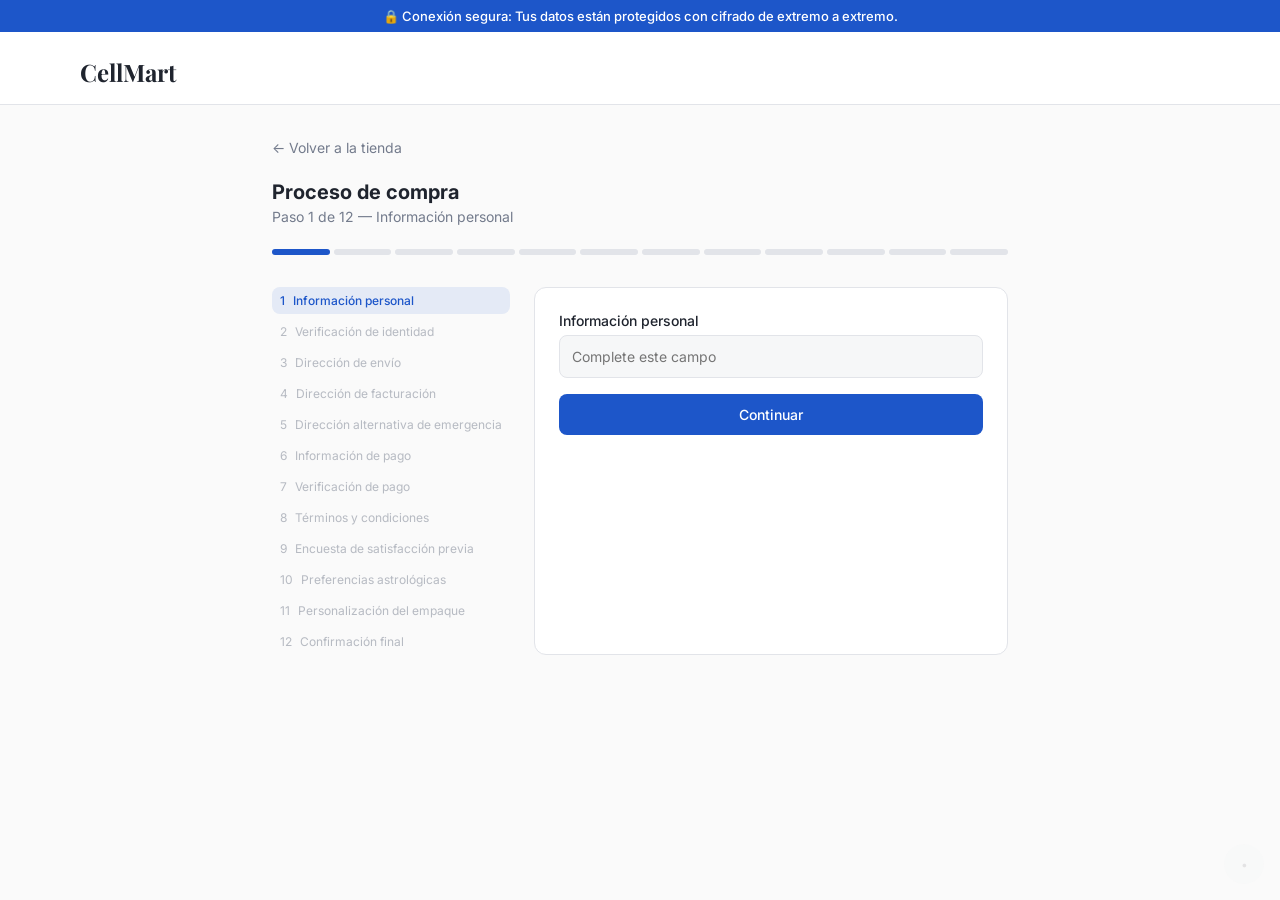
<file: checkout.html>
<!DOCTYPE html>
<html lang="es">
<head>
  <meta charset="UTF-8">
  <meta name="viewport" content="width=device-width, initial-scale=1.0">
  <title>CellMart — Checkout</title>
  <link rel="stylesheet" href="css/style.css">
</head>
<body>
  <div id="app"></div>
  <script src="js/data.js"></script>
  <script src="js/app.js"></script>
  <script>
    const steps = ["Información personal","Verificación de identidad","Dirección de envío","Dirección de facturación","Dirección alternativa de emergencia","Información de pago","Verificación de pago","Términos y condiciones","Encuesta de satisfacción previa","Preferencias astrológicas","Personalización del empaque","Confirmación final"];
    let currentStep = 0, loading = false, silentWait = false;

    function render() {
      document.getElementById('app').innerHTML = renderBanner() + renderHiddenNav() + renderModal() +
      `<div class="topbar"><div class="topbar-inner"><h1 class="playfair" style="font-size:24px;font-weight:700">CellMart</h1></div></div>
      <div class="container" style="max-width:768px">
        <a href="index.html" class="back-link">← Volver a la tienda</a>
        <h2 style="font-size:20px;font-weight:700;margin-bottom:4px">Proceso de compra</h2>
        <p style="font-size:14px;color:var(--muted-foreground);margin-bottom:24px">Paso ${currentStep+1} de 12 — ${steps[currentStep]}</p>
        <div class="progress-bar">${steps.map((_,i)=>`<div class="${i<=currentStep?'active':''}"></div>`).join('')}</div>
        <div class="grid-layout" style="grid-template-columns:1fr 3fr">
          <div class="steps-sidebar">${steps.map((s,i)=>`<div class="step-item ${i===currentStep?'current':i<currentStep?'done':'pending'}">${i<currentStep?'✓':(i+1)} <span style="overflow:hidden;text-overflow:ellipsis;white-space:nowrap">${s}</span></div>`).join('')}</div>
          <div class="checkout-form" id="formArea"></div>
        </div>
      </div>`;
      renderForm();
    }

    function renderForm() {
      const area = document.getElementById('formArea');
      if (loading) {
        area.innerHTML = '<div class="loading-box"><div class="spinner"></div><p>Procesando información...</p></div>';
        return;
      }
      let extra = '';
      if (currentStep === 9) {
        extra = `<label>Seleccione su signo</label><select><option>Aries — Descuento: 0%</option><option>Tauro — Recargo: 5%</option><option>Géminis — Precio dinámico</option><option>Cáncer — Envío aleatorio</option></select>`;
      }
      area.innerHTML = `<label>${steps[currentStep]}</label><input placeholder="Complete este campo">${extra}<button onclick="nextStep()" ${silentWait?'disabled':''}>${currentStep<11?(silentWait?'Procesando...':'Continuar'):(silentWait?'Procesando...':'Confirmar compra')}</button>`;
    }

    function nextStep() {
      if (currentStep < 11) {
        loading = true; renderForm();
        setTimeout(() => {
          loading = false;
          if (Math.random() > 0.6) { openModal(); renderForm(); }
          else { currentStep++; render(); }
        }, 3000);
      } else {
        silentWait = true; renderForm();
        setTimeout(() => { silentWait = false; openModal(); renderForm(); }, 5000);
      }
    }

    render();
  </script>
</body>
</html>
</file>
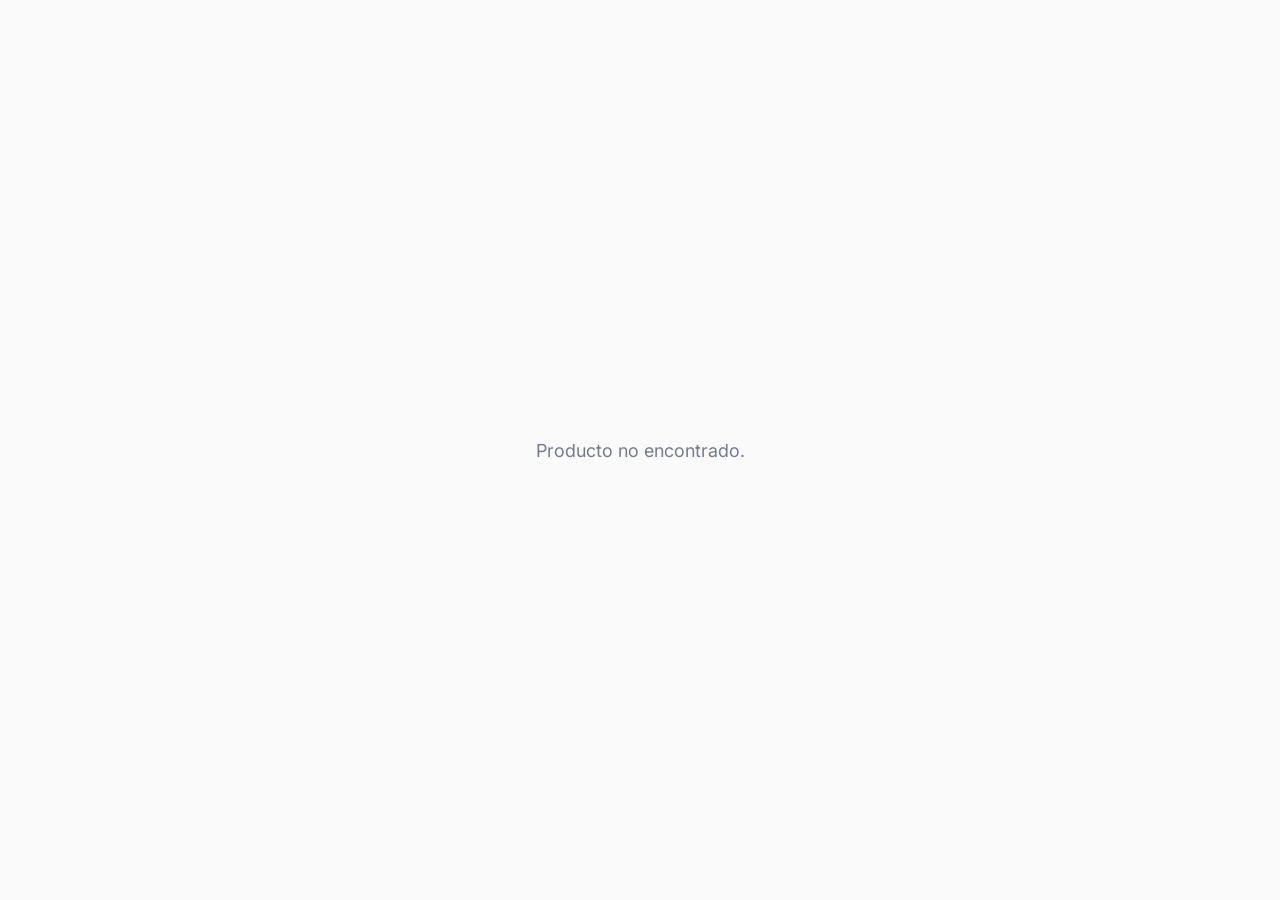
<file: product.html>
<!DOCTYPE html>
<html lang="es">
<head>
  <meta charset="UTF-8">
  <meta name="viewport" content="width=device-width, initial-scale=1.0">
  <title>CellMart — Producto</title>
  <link rel="stylesheet" href="css/style.css">
</head>
<body>
  <div id="app"></div>
  <script src="js/data.js"></script>
  <script src="js/app.js"></script>
  <script>
    const params = new URLSearchParams(location.search);
    const phone = phones.find(p => p.id == params.get('id'));

    function render() {
      if (!phone) { document.getElementById('app').innerHTML = '<div style="min-height:100vh;display:flex;align-items:center;justify-content:center;color:var(--muted-foreground);font-size:18px">Producto no encontrado.</div>'; return; }

      document.title = `CellMart — ${phone.name}`;
      const stars = '★★★★★';
      document.getElementById('app').innerHTML = renderBanner() + renderHiddenNav() +
      `<div class="topbar"><div class="topbar-inner"><h1 class="playfair" style="font-size:24px;font-weight:700">CellMart</h1></div></div>
      <div class="container">
        <a href="index.html" class="back-link">← Volver a la tienda</a>
        <div class="product-detail">
          <div class="img-wrap"><img src="${phone.image}" alt="${phone.name}"></div>
          <div>
            <p style="font-size:14px;color:var(--primary);font-weight:500">${phone.brand}</p>
            <h1 class="playfair" style="font-size:30px;margin:4px 0 8px">${phone.name}</h1>
            <div class="stars">${stars} <span style="font-size:12px;color:var(--muted-foreground);margin-left:4px">(247 reseñas)</span></div>
            <p style="color:var(--muted-foreground);font-size:14px;margin:12px 0">${phone.specs}</p>

          <!-- Mejora de eficiencia: se eliminó el captcha para permitir al usuario
            acceder al precio de forma inmediata, reduciendo pasos innecesarios -->
            <p class="price-revealed">$${phone.priceHidden.toLocaleString()} <span>USD</span></p>

            <div class="features-row" style="margin:20px 0">
              <div>🚚<br>Envío gratis</div>
              <div>🛡<br>Garantía 1 año</div>
              <div>🔄<br>30 días devolución</div>
            </div>

            <div style="height:80px;position:relative;overflow:visible" id="evasiveArea"></div>

            <div style="background:var(--card);border:1px solid var(--border);border-radius:var(--radius);padding:16px;margin-top:20px">
              <h3 style="font-size:14px;font-weight:600;margin-bottom:12px">Especificaciones técnicas</h3>
              <div class="spec-table">
                <div class="label">Peso</div><div>${phone.weightOz} oz</div>
                <div class="label">Fase lunar de ensamblaje</div><div>${phone.lunarPhase}</div>
                <div class="label">Signo zodiacal del CEO</div><div>${phone.ceoZodiac}</div>
                <div class="label">Certificación acuática</div><div>${phone.floats ? 'Flotante certificado' : 'No apto para inmersión'}</div>
              </div>
            </div>

            <div style="margin-top:20px">
              <h3 style="font-size:14px;font-weight:600;margin-bottom:8px">Reseñas destacadas</h3>
              <div class="review-card">
                <div class="stars" style="font-size:12px">★★★★★</div>
                <p>"Excelente servicio, aunque nunca recibí el producto. El proceso de compra fue una experiencia única."</p>
                <p style="color:var(--muted-foreground)">— María G. · Compra verificada</p>
              </div>
              <div class="review-card">
                <div class="stars" style="font-size:12px">★★★★☆</div>
                <p>"Llegó algo, pero no estoy seguro de qué es. La caja era bonita."</p>
                <p style="color:var(--muted-foreground)">— Carlos R. · Compra verificada</p>
              </div>
            </div>
          </div>
        </div>
      </div>`;

      // Evasive
      createEvasiveButton(document.getElementById('evasiveArea'), () => showToast('Añadido al carrito', phone.name + ' fue agregado correctamente.'));
    }

    render();
  </script>
</body>
</html>
</file>
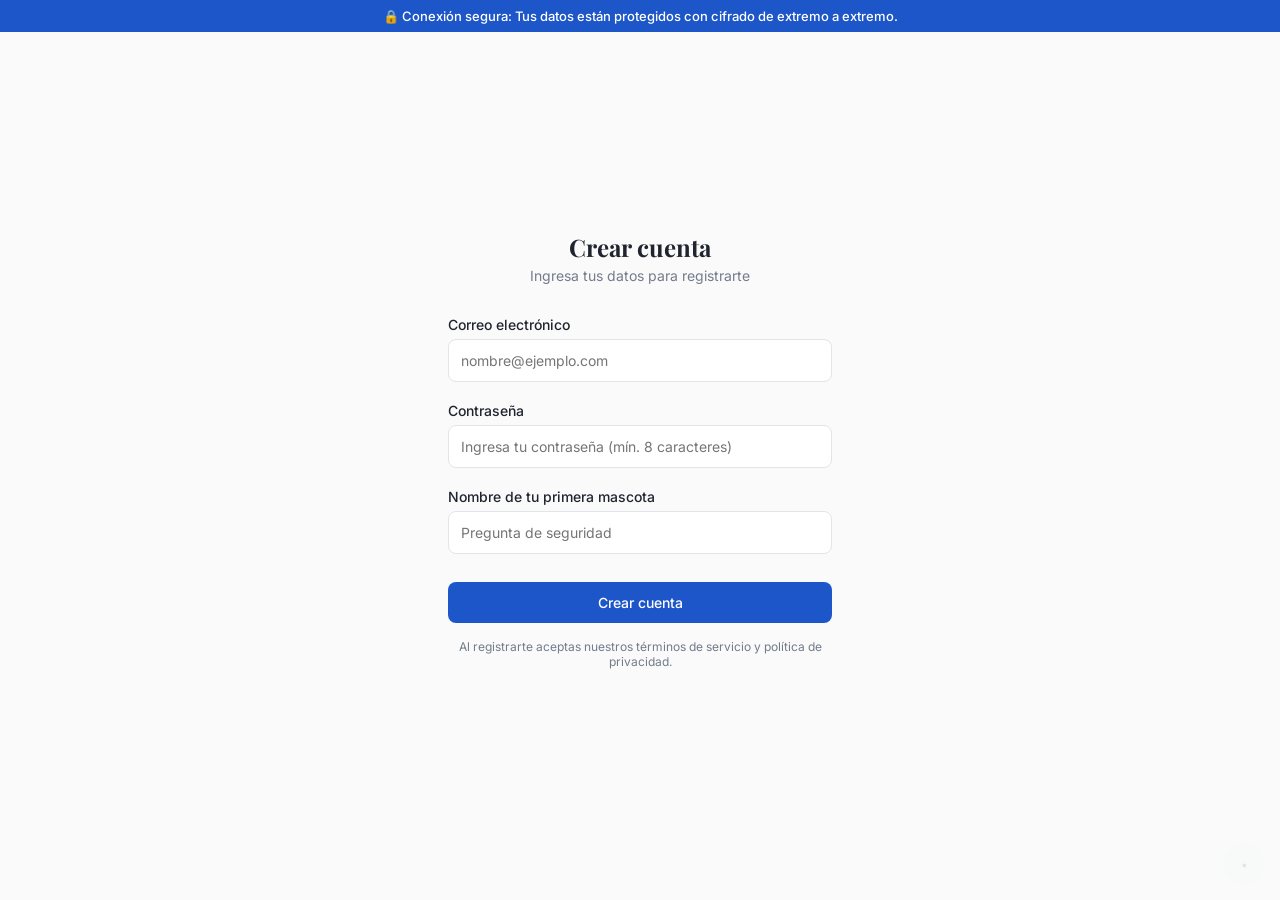
<file: register.html>
<!DOCTYPE html>
<html lang="es">
<head>
  <meta charset="UTF-8">
  <meta name="viewport" content="width=device-width, initial-scale=1.0">
  <title>CellMart — Crear cuenta</title>
  <link rel="stylesheet" href="css/style.css">
</head>
<body>
  <div id="app"></div>
  <script src="js/data.js"></script>
  <script src="js/app.js"></script>
  <script>
    document.getElementById('app').innerHTML = renderBanner() + renderHiddenNav() + renderModal() +
    `<div class="register-wrap">
      <div class="register-form">
        <h1 class="playfair">Crear cuenta</h1>
        <p class="subtitle">Ingresa tus datos para registrarte</p>
        <form onsubmit="event.preventDefault(); openModal('Verifica tus datos', 'Revisa que tu correo sea válido y tu contraseña cumpla con los requisitos de seguridad.');">
          <div class="field">
            <label>Correo electrónico</label>
            <input type="email" placeholder="nombre@ejemplo.com" required>
          </div>
          <div class="field">
            <label>Contraseña</label>
            <input type="password" id="pwInput" placeholder="Ingresa tu contraseña (mín. 8 caracteres)" required minlength="8">
          </div>
          <div class="field">
            <label>Nombre de tu primera mascota</label>
            <input placeholder="Pregunta de seguridad" required>
          </div>
          <button type="submit">Crear cuenta</button>
          <p class="legal">Al registrarte aceptas nuestros términos de servicio y política de privacidad.</p>
        </form>
      </div>
    </div>`;
  </script>
</body>
</html>
</file>
<file: css/style.css>
@import url('https://fonts.googleapis.com/css2?family=Inter:wght@300;400;500;600;700&family=Playfair+Display:wght@700&display=swap');

:root {
  --background: hsl(0, 0%, 98%);
  --foreground: hsl(220, 20%, 15%);
  --card: hsl(0, 0%, 100%);
  --card-foreground: hsl(220, 20%, 15%);
  --primary: hsl(220, 75%, 45%);
  --primary-foreground: hsl(0, 0%, 100%);
  --secondary: hsl(220, 15%, 94%);
  --muted-foreground: hsl(220, 10%, 50%);
  --accent: hsl(35, 95%, 55%);
  --accent-foreground: hsl(0, 0%, 100%);
  --destructive: hsl(0, 72%, 51%);
  --border: hsl(220, 15%, 90%);
  --radius: 0.5rem;
}

* { margin: 0; padding: 0; box-sizing: border-box; border-color: var(--border); }
body { font-family: 'Inter', sans-serif; background: var(--background); color: var(--foreground); }
a { text-decoration: none; color: inherit; }
img { max-width: 100%; display: block; }
button { cursor: pointer; border: none; font-family: inherit; }
input, select { font-family: inherit; }
.playfair { font-family: 'Playfair Display', serif; }

/* Banner */
@keyframes banner-pulse { 0%,100%{opacity:1} 50%{opacity:.6} }
.banner { position: fixed; top: 0; left: 0; right: 0; z-index: 50; padding: 8px 16px; text-align: center; font-size: 13px; font-weight: 500; background: var(--destructive); color: white; animation: banner-pulse 1.5s ease-in-out infinite; }

/* Marquee */
@keyframes marquee { 0%{transform:translateX(100%)} 100%{transform:translateX(-100%)} }
.marquee-bar { background: var(--accent); color: var(--accent-foreground); font-size: 12px; padding: 6px 0; overflow: hidden; }
.marquee-text { display: inline-block; white-space: nowrap; animation: marquee 20s linear infinite; font-weight: 500; }

/* Top bar */
.topbar { background: var(--card); border-bottom: 1px solid var(--border); padding-top: 40px; }
.topbar-inner { max-width: 1152px; margin: 0 auto; padding: 16px; display: flex; align-items: center; justify-content: space-between; }
.topbar-info { display: flex; gap: 24px; font-size: 12px; color: var(--muted-foreground); }
.topbar-nav { 
  display: flex; 
  gap: 8px; 
  align-items: center; 
}
.topbar-nav .nav-btn { 
  display: inline-flex; 
  align-items: center; 
  gap: 6px; padding: 8px 14px; 
  border: 1px solid var(--border); 
  border-radius: var(--radius); 
  font-size: 13px; font-weight: 500; 
  background: var(--card); 
  color: var(--foreground); 
  transition: background .15s, border-color .15s; 
}
.topbar-nav .nav-btn:hover { 
  background: var(--secondary); 
  border-color: var(--primary); 
}
.topbar-nav .nav-btn-primary { 
  background: var(--primary); 
  color: var(--primary-foreground); 
  border-color: var(--primary); 
}
.topbar-nav .nav-btn-primary:hover { 
  background: hsl(220, 75%, 40%); 
  border-color: hsl(220, 75%, 40%); 
  color: var(--primary-foreground); 
}

/* Hero */
.hero { background: hsl(220, 75%, 45%, .05); border-bottom: 1px solid var(--border); }
.hero-inner { max-width: 1152px; margin: 0 auto; padding: 32px 16px; }
.hero-inner p.sub { color: var(--muted-foreground); font-size: 14px; margin-bottom: 4px; }
.hero-inner h2 { font-size: 30px; font-weight: 700; margin-bottom: 16px; }

/* Search */
.search-box { display: flex; gap: 8px; }
.search-box input { flex: 1; padding: 10px 16px 10px 40px; border: 1px solid var(--border); border-radius: var(--radius); font-size: 14px; background: var(--card); outline: none; }
.search-box input:focus { border-color: var(--primary); box-shadow: 0 0 0 3px hsl(220,75%,45%,.15); }
.search-box button { background: var(--primary); color: white; padding: 0 20px; border-radius: var(--radius); font-size: 14px; font-weight: 500; }
.search-error { color: var(--destructive); font-size: 12px; margin-top: 6px; }

/* Layout */
.container { max-width: 1152px; margin: 0 auto; padding: 32px 16px; }
.grid-layout { display: grid; grid-template-columns: 1fr 3fr; gap: 24px; }
@media (max-width: 768px) { .grid-layout { grid-template-columns: 1fr; } }

/* Filters */
.filters { background: var(--card); padding: 20px; border-radius: var(--radius); border: 1px solid var(--border); }
.filters h3 { font-size: 13px; font-weight: 600; text-transform: uppercase; letter-spacing: .05em; margin-bottom: 16px; }
.filters label { display: block; font-size: 12px; font-weight: 500; color: var(--muted-foreground); margin-bottom: 4px; }
.filters select { width: 100%; padding: 10px; border: 1px solid var(--border); border-radius: var(--radius); background: var(--secondary); font-size: 14px; margin-bottom: 12px; }
.filters button { width: 100%; background: var(--primary); color: white; padding: 10px; border-radius: var(--radius); font-size: 14px; font-weight: 500; }

/* Product grid */
.product-grid { display: grid; grid-template-columns: repeat(3, 1fr); gap: 20px; }
@media (max-width: 900px) { .product-grid { grid-template-columns: repeat(2, 1fr); } }
@media (max-width: 600px) { .product-grid { grid-template-columns: 1fr; } }

.product-card { background: var(--card); border: 1px solid var(--border); border-radius: 12px; overflow: hidden; transition: box-shadow .2s; cursor: pointer; }
.product-card:hover { box-shadow: 0 8px 24px rgba(0,0,0,.08); }
.product-card img { width: 100%; aspect-ratio: 1; object-fit: cover; background: var(--secondary); transition: transform .3s; }
.product-card:hover img { transform: scale(1.05); }
.product-card .info { padding: 16px; }
.product-card .brand { font-size: 12px; color: var(--muted-foreground); }
.product-card .name { font-weight: 600; margin: 4px 0; }
.product-card .specs { font-size: 12px; color: var(--muted-foreground); }
.product-card .bottom { padding-top: 8px; margin-top: 8px; border-top: 1px solid var(--border); display: flex; align-items: center; justify-content: space-between; }
.product-card .bottom span { font-size: 12px; color: var(--muted-foreground); }

/* Evasive button */
.evasive-btn { display: inline-flex; align-items: center; gap: 8px; background: var(--primary); color: white; padding: 10px 20px; border-radius: var(--radius); font-size: 14px; font-weight: 500; transition: transform .15s; }

/* Footer */
footer { background: var(--card); border-top: 1px solid var(--border); margin-top: 48px; padding: 32px 16px; text-align: center; }
footer .links { display: flex; justify-content: center; gap: 24px; margin-top: 12px; font-size: 12px; color: var(--muted-foreground); }

/* --- Product Page --- */
.product-detail { display: grid; grid-template-columns: 1fr 1fr; gap: 40px; }
@media (max-width: 768px) { .product-detail { grid-template-columns: 1fr; } }
.product-detail .img-wrap { background: hsl(220,15%,94%,.3); border-radius: 12px; overflow: hidden; aspect-ratio: 1; }
.product-detail .img-wrap img { width: 100%; height: 100%; object-fit: cover; }
.back-link { font-size: 14px; color: var(--muted-foreground); margin-bottom: 24px; display: inline-block; }
.back-link:hover { color: var(--foreground); }
.stars { color: var(--accent); font-size: 14px; }
.features-row { display: grid; grid-template-columns: repeat(3,1fr); gap: 12px; padding: 16px 0; border-top: 1px solid var(--border); border-bottom: 1px solid var(--border); text-align: center; font-size: 12px; color: var(--muted-foreground); }
.spec-table { display: grid; grid-template-columns: 1fr 1fr; gap: 8px; font-size: 12px; }
.spec-table .label { color: var(--muted-foreground); }
.review-card { background: var(--card); border: 1px solid var(--border); border-radius: var(--radius); padding: 12px; margin-bottom: 8px; }
.review-card p { font-size: 12px; margin-top: 4px; }

/* Captcha */
.captcha-box { background: hsl(220,15%,94%,.5); border: 1px solid var(--border); border-radius: var(--radius); padding: 16px; }
.captcha-box .lock { font-size: 12px; color: var(--muted-foreground); font-weight: 500; margin-bottom: 8px; }
.captcha-box .question { font-family: monospace; font-size: 14px; margin-bottom: 8px; }
.captcha-box input { padding: 6px 12px; border: 1px solid var(--border); border-radius: var(--radius); font-size: 14px; width: 112px; }
.captcha-box .verify-btn { background: var(--primary); color: white; padding: 6px 16px; border-radius: var(--radius); font-size: 14px; font-weight: 500; margin-left: 8px; }
.captcha-error { color: var(--destructive); font-size: 12px; margin-top: 8px; }
.price-revealed { font-size: 24px; font-weight: 700; }
.price-revealed span { font-size: 14px; color: var(--muted-foreground); font-weight: 400; }

/* --- Checkout --- */
.progress-bar { display: flex; gap: 4px; margin-bottom: 32px; }
.progress-bar div { height: 6px; flex: 1; border-radius: 999px; background: var(--border); transition: background .3s; }
.progress-bar div.active { background: var(--primary); }
.steps-sidebar { display: flex; flex-direction: column; gap: 4px; }
.steps-sidebar .step-item { font-size: 12px; padding: 6px 8px; border-radius: var(--radius); display: flex; align-items: center; gap: 8px; }
.steps-sidebar .step-item.current { background: hsl(220,75%,45%,.1); color: var(--primary); font-weight: 500; }
.steps-sidebar .step-item.done { color: var(--muted-foreground); }
.steps-sidebar .step-item.pending { color: hsl(220,10%,50%,.5); }
.checkout-form { background: var(--card); border: 1px solid var(--border); border-radius: 12px; padding: 24px; }
.checkout-form label { display: block; font-size: 14px; font-weight: 500; margin-bottom: 6px; }
.checkout-form input, .checkout-form select { width: 100%; padding: 12px; border: 1px solid var(--border); border-radius: var(--radius); font-size: 14px; background: hsl(220,15%,94%,.5); outline: none; margin-bottom: 16px; }
.checkout-form input:focus { border-color: var(--primary); box-shadow: 0 0 0 3px hsl(220,75%,45%,.15); }
.checkout-form button { width: 100%; background: var(--primary); color: white; padding: 12px; border-radius: var(--radius); font-size: 14px; font-weight: 500; }
.checkout-form button:disabled { opacity: .4; }
.spinner { width: 32px; height: 32px; border: 2px solid var(--primary); border-top-color: transparent; border-radius: 50%; animation: spin 1s linear infinite; margin: 0 auto; }
@keyframes spin { to { transform: rotate(360deg); } }
.loading-box { text-align: center; padding: 48px 0; }
.loading-box p { font-size: 14px; color: var(--muted-foreground); margin-top: 16px; }

/* --- Register --- */
.register-wrap { min-height: 100vh; display: flex; align-items: center; justify-content: center; background: var(--background); }
.register-form { width: 100%; max-width: 448px; padding: 32px; }
.register-form h1 { text-align: center; font-size: 24px; font-weight: 700; margin-bottom: 4px; }
.register-form .subtitle { text-align: center; font-size: 14px; color: var(--muted-foreground); margin-bottom: 32px; }
.register-form label { display: block; font-size: 14px; font-weight: 500; margin-bottom: 6px; }
.register-form input { width: 100%; padding: 12px; border: 1px solid var(--border); border-radius: var(--radius); font-size: 14px; background: var(--card); outline: none; margin-bottom: 4px; }
.register-form input:focus { border-color: var(--primary); box-shadow: 0 0 0 3px hsl(220,75%,45%,.15); }
.register-form .field { margin-bottom: 16px; }
.register-form .password-input { border-color: var(--destructive) !important; color: var(--destructive); font-size: 18px; font-weight: 700; font-family: monospace; letter-spacing: .1em; }
.register-form .pw-warning { font-size: 12px; color: var(--destructive); margin-top: 4px; }
.register-form .hint { font-size: 12px; color: var(--muted-foreground); margin-top: 4px; }
.register-form button[type=submit] { width: 100%; background: var(--primary); color: white; padding: 12px; border-radius: var(--radius); font-size: 14px; font-weight: 500; margin-top: 8px; }
.register-form .legal { font-size: 12px; text-align: center; color: var(--muted-foreground); margin-top: 16px; }

/* Modal */
.modal-overlay { position: fixed; inset: 0; background: rgba(0,0,0,.5); z-index: 100; display: none; align-items: center; justify-content: center; }
.modal-overlay.open { display: flex; }
.modal { background: var(--card); border: 1px solid var(--border); border-radius: 12px; padding: 24px; max-width: 420px; width: 90%; }
.modal h3 { color: var(--destructive); font-size: 18px; font-weight: 600; margin-bottom: 8px; }
.modal p { font-size: 14px; margin-bottom: 4px; }
.modal .code { font-size: 12px; color: var(--muted-foreground); }
.modal button { margin-top: 16px; width: 100%; background: var(--primary); color: white; padding: 10px; border-radius: var(--radius); font-size: 14px; font-weight: 500; }

/* Hidden nav */
.hidden-trigger { position: fixed; bottom: 16px; right: 16px; width: 40px; height: 40px; opacity: .1; z-index: 40; border-radius: 50%; display: flex; align-items: center; justify-content: center; font-size: 12px; background: var(--secondary); cursor: default; transition: opacity .2s; }
.hidden-trigger:hover { opacity: .3; }
.hidden-nav { position: fixed; left: 0; top: 40px; background: var(--card); border-right: 1px solid var(--border); padding: 16px; z-index: 40; width: 192px; box-shadow: 4px 0 12px rgba(0,0,0,.08); display: none; }
.hidden-nav.visible { display: block; }
.hidden-nav p { font-size: 11px; text-transform: uppercase; letter-spacing: .05em; color: var(--muted-foreground); font-weight: 500; margin-bottom: 8px; }
.hidden-nav a { display: flex; align-items: center; gap: 8px; font-size: 14px; padding: 6px 0; color: var(--foreground); transition: color .2s; }
.hidden-nav a:hover { color: var(--primary); }

.no-results { text-align: center; padding: 64px 0; color: var(--muted-foreground); }
.no-results p:first-child { font-size: 18px; font-weight: 500; }
.no-results p:last-child { font-size: 14px; margin-top: 4px; }
</file>
